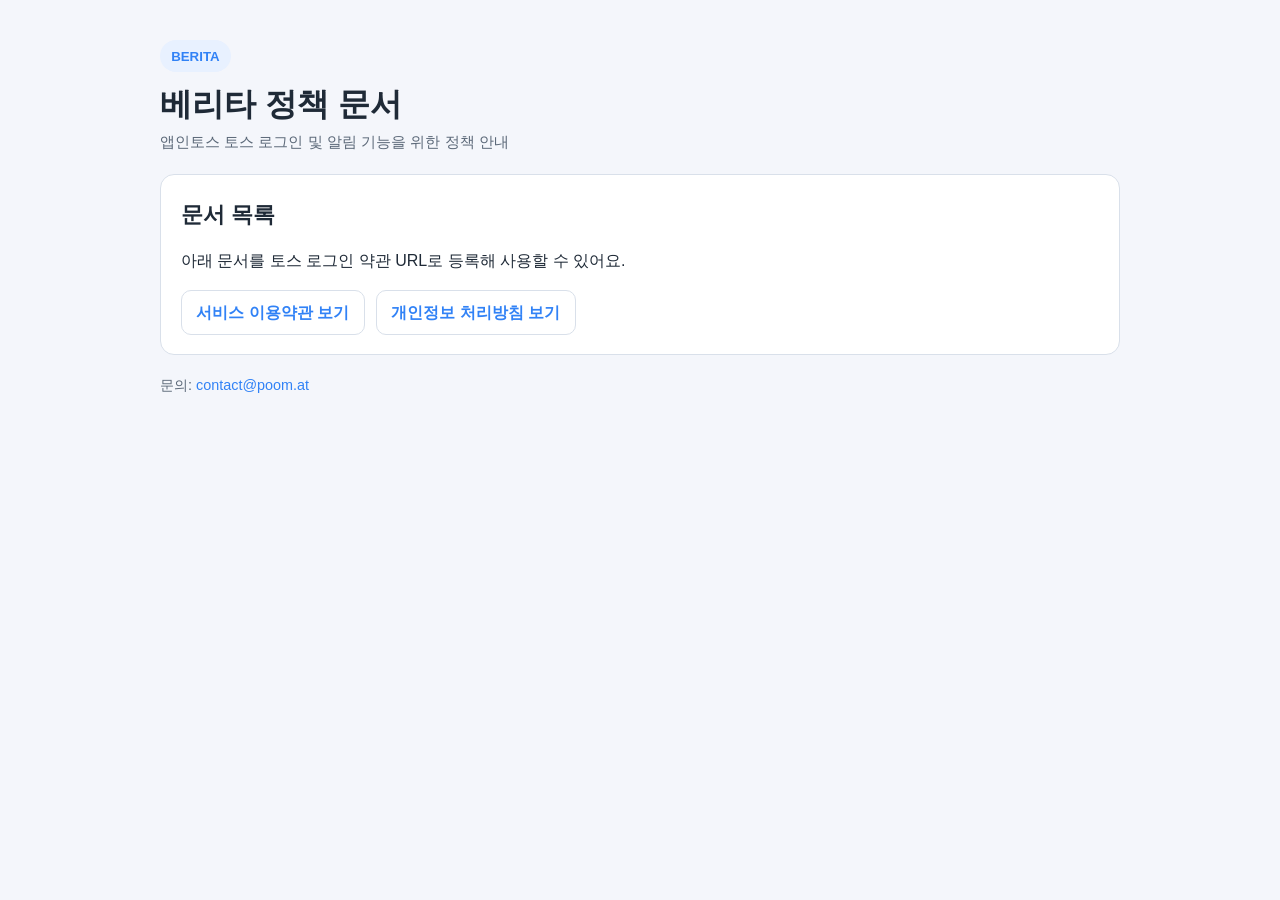
<file: index.html>
<!doctype html>
<html lang="ko">
  <head>
    <meta charset="UTF-8" />
    <meta name="viewport" content="width=device-width, initial-scale=1.0" />
    <title>베리타 약관 안내</title>
    <meta
      name="description"
      content="베리타 서비스 이용약관 및 개인정보 처리방침 안내 페이지"
    />
    <link rel="stylesheet" href="./styles.css" />
  </head>
  <body>
    <main class="wrap">
      <header class="top">
        <span class="chip">BERITA</span>
        <h1>베리타 정책 문서</h1>
        <p class="meta">앱인토스 토스 로그인 및 알림 기능을 위한 정책 안내</p>
      </header>

      <section class="grid">
        <article class="card">
          <h2>문서 목록</h2>
          <p>아래 문서를 토스 로그인 약관 URL로 등록해 사용할 수 있어요.</p>
          <div class="link-row">
            <a class="button-link" href="./terms.html">서비스 이용약관 보기</a>
            <a class="button-link" href="./privacy.html">개인정보 처리방침 보기</a>
          </div>
        </article>
      </section>

      <p class="footer">
        문의: <a href="mailto:contact@poom.at">contact@poom.at</a>
      </p>
    </main>
  </body>
</html>
</file>
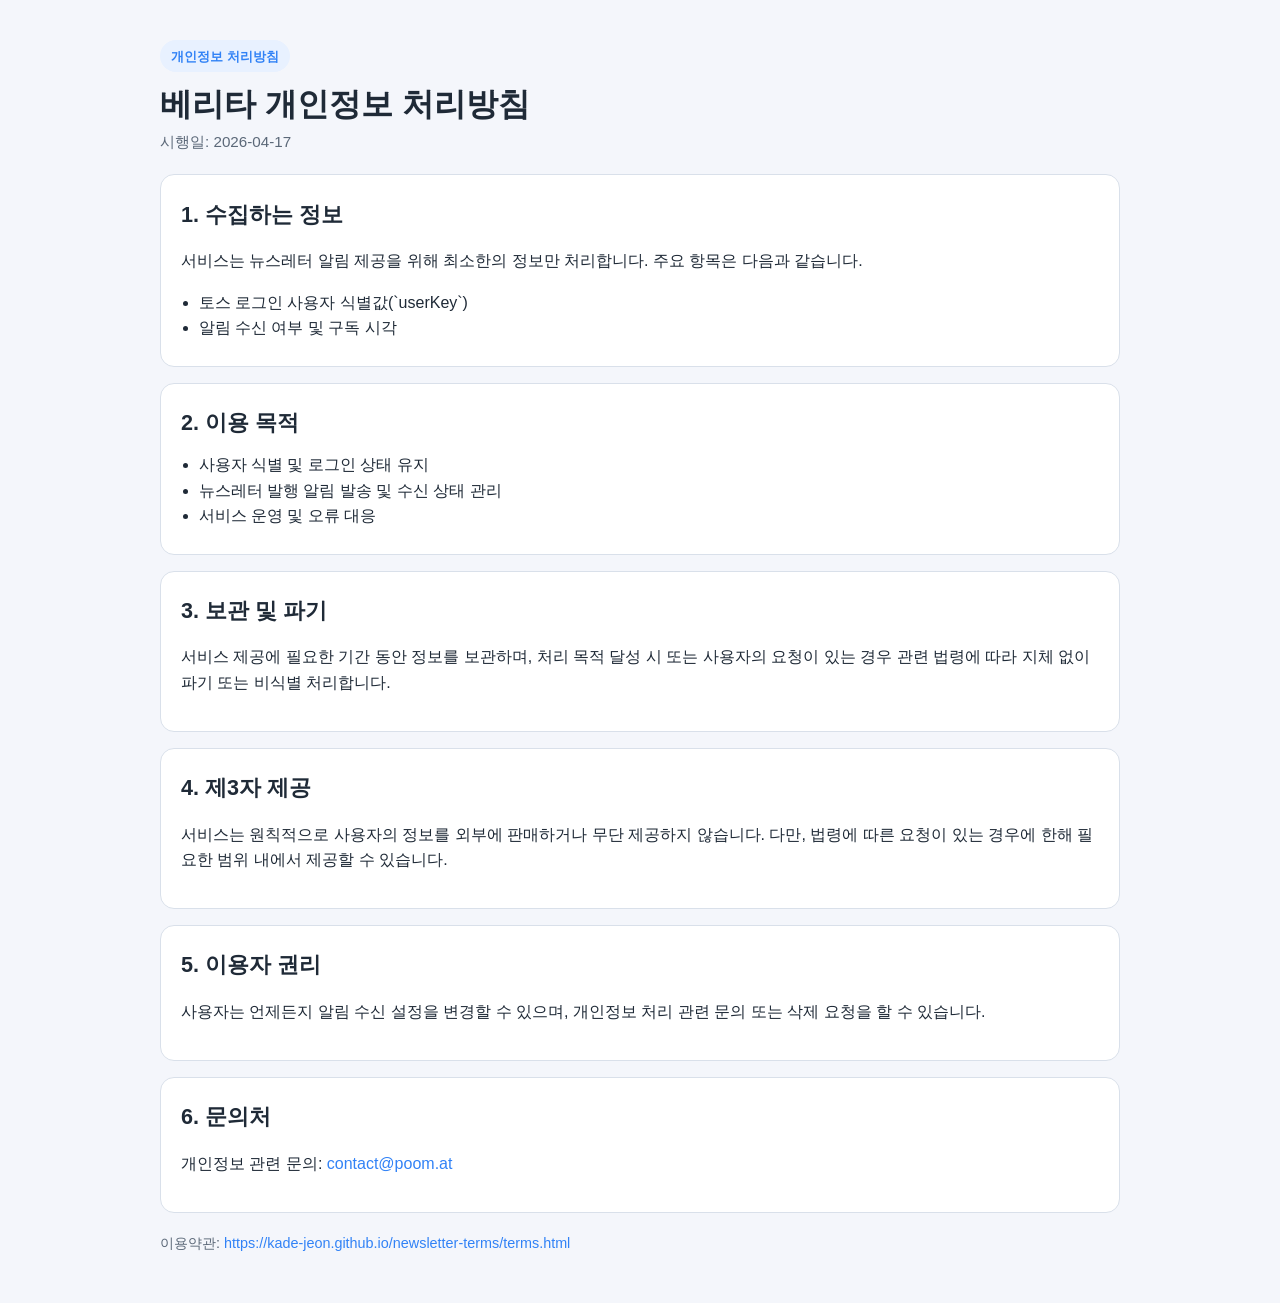
<file: privacy.html>
<!doctype html>
<html lang="ko">
  <head>
    <meta charset="UTF-8" />
    <meta name="viewport" content="width=device-width, initial-scale=1.0" />
    <title>베리타 개인정보 처리방침</title>
    <link rel="stylesheet" href="./styles.css" />
  </head>
  <body>
    <main class="wrap">
      <header class="top">
        <span class="chip">개인정보 처리방침</span>
        <h1>베리타 개인정보 처리방침</h1>
        <p class="meta">시행일: 2026-04-17</p>
      </header>

      <section class="grid">
        <article class="card">
          <h2>1. 수집하는 정보</h2>
          <p>서비스는 뉴스레터 알림 제공을 위해 최소한의 정보만 처리합니다. 주요 항목은 다음과 같습니다.</p>
          <ul>
            <li>토스 로그인 사용자 식별값(`userKey`)</li>
            <li>알림 수신 여부 및 구독 시각</li>
          </ul>
        </article>

        <article class="card">
          <h2>2. 이용 목적</h2>
          <ul>
            <li>사용자 식별 및 로그인 상태 유지</li>
            <li>뉴스레터 발행 알림 발송 및 수신 상태 관리</li>
            <li>서비스 운영 및 오류 대응</li>
          </ul>
        </article>

        <article class="card">
          <h2>3. 보관 및 파기</h2>
          <p>
            서비스 제공에 필요한 기간 동안 정보를 보관하며, 처리 목적 달성 시 또는 사용자의 요청이 있는 경우 관련
            법령에 따라 지체 없이 파기 또는 비식별 처리합니다.
          </p>
        </article>

        <article class="card">
          <h2>4. 제3자 제공</h2>
          <p>
            서비스는 원칙적으로 사용자의 정보를 외부에 판매하거나 무단 제공하지 않습니다. 다만, 법령에 따른 요청이 있는
            경우에 한해 필요한 범위 내에서 제공할 수 있습니다.
          </p>
        </article>

        <article class="card">
          <h2>5. 이용자 권리</h2>
          <p>
            사용자는 언제든지 알림 수신 설정을 변경할 수 있으며, 개인정보 처리 관련 문의 또는 삭제 요청을 할 수
            있습니다.
          </p>
        </article>

        <article class="card">
          <h2>6. 문의처</h2>
          <p>
            개인정보 관련 문의:
            <a href="mailto:contact@poom.at">contact@poom.at</a>
          </p>
        </article>
      </section>

      <p class="footer">
        이용약관:
        <a href="./terms.html">https://kade-jeon.github.io/newsletter-terms/terms.html</a>
      </p>
    </main>
  </body>
</html>
</file>
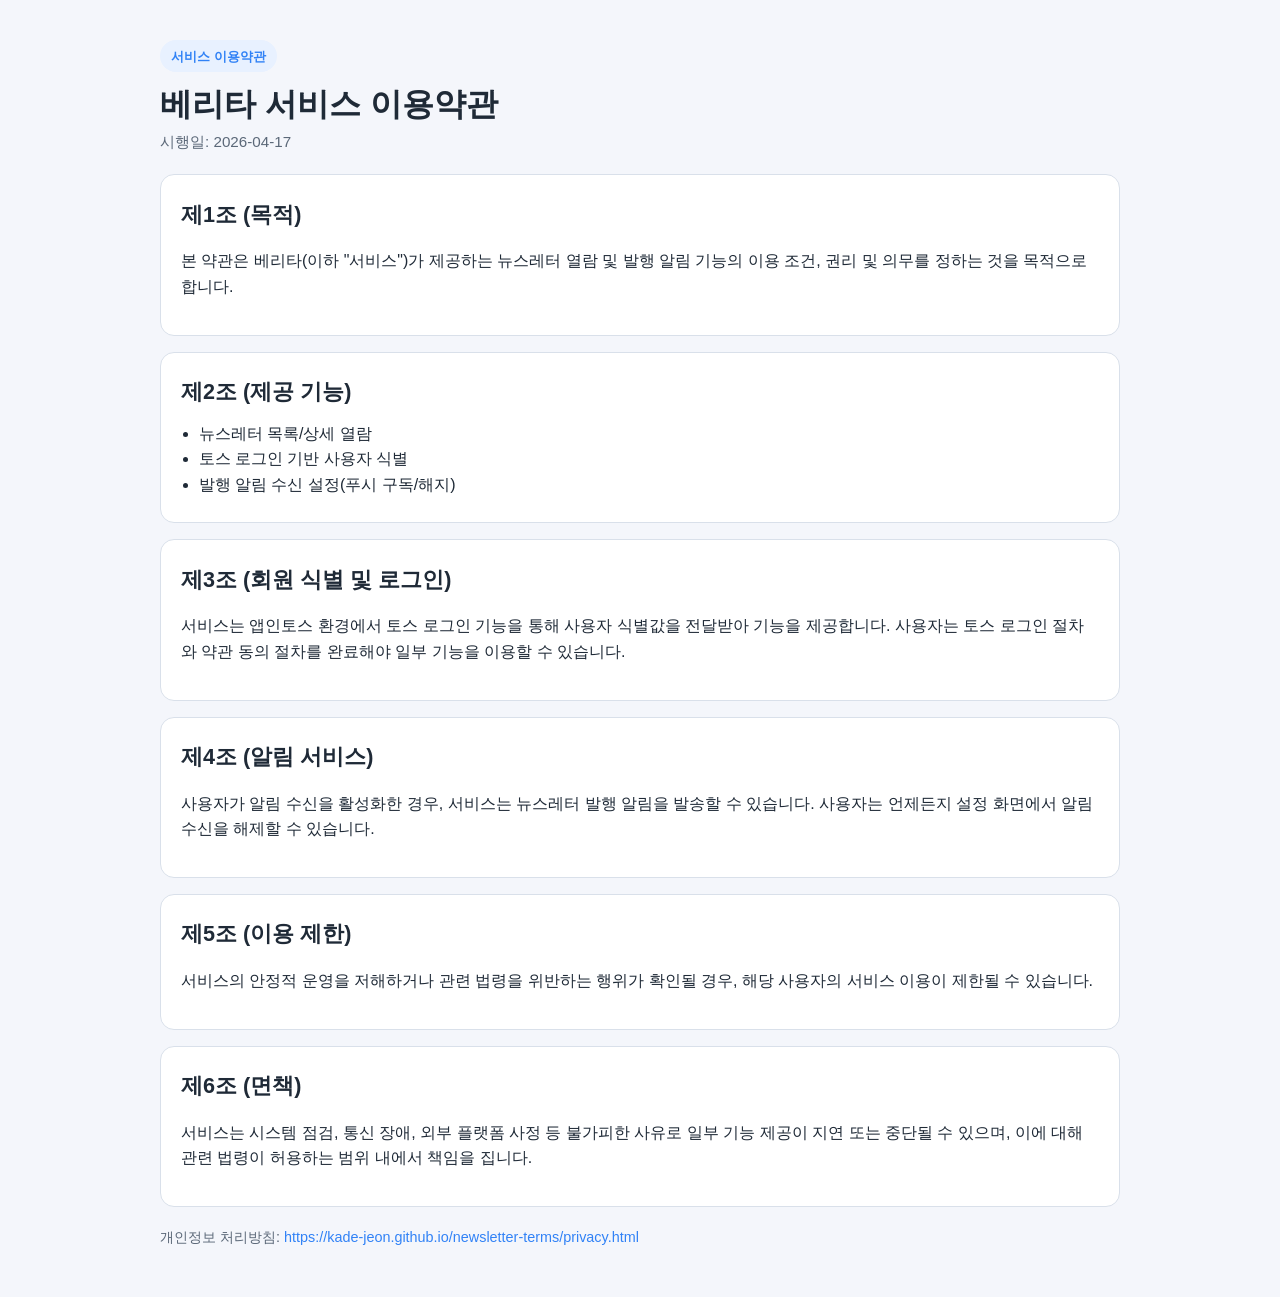
<file: terms.html>
<!doctype html>
<html lang="ko">
  <head>
    <meta charset="UTF-8" />
    <meta name="viewport" content="width=device-width, initial-scale=1.0" />
    <title>베리타 서비스 이용약관</title>
    <link rel="stylesheet" href="./styles.css" />
  </head>
  <body>
    <main class="wrap">
      <header class="top">
        <span class="chip">서비스 이용약관</span>
        <h1>베리타 서비스 이용약관</h1>
        <p class="meta">시행일: 2026-04-17</p>
      </header>

      <section class="grid">
        <article class="card">
          <h2>제1조 (목적)</h2>
          <p>
            본 약관은 베리타(이하 "서비스")가 제공하는 뉴스레터 열람 및 발행 알림 기능의 이용 조건, 권리 및 의무를
            정하는 것을 목적으로 합니다.
          </p>
        </article>

        <article class="card">
          <h2>제2조 (제공 기능)</h2>
          <ul>
            <li>뉴스레터 목록/상세 열람</li>
            <li>토스 로그인 기반 사용자 식별</li>
            <li>발행 알림 수신 설정(푸시 구독/해지)</li>
          </ul>
        </article>

        <article class="card">
          <h2>제3조 (회원 식별 및 로그인)</h2>
          <p>
            서비스는 앱인토스 환경에서 토스 로그인 기능을 통해 사용자 식별값을 전달받아 기능을 제공합니다. 사용자는
            토스 로그인 절차와 약관 동의 절차를 완료해야 일부 기능을 이용할 수 있습니다.
          </p>
        </article>

        <article class="card">
          <h2>제4조 (알림 서비스)</h2>
          <p>
            사용자가 알림 수신을 활성화한 경우, 서비스는 뉴스레터 발행 알림을 발송할 수 있습니다. 사용자는 언제든지
            설정 화면에서 알림 수신을 해제할 수 있습니다.
          </p>
        </article>

        <article class="card">
          <h2>제5조 (이용 제한)</h2>
          <p>
            서비스의 안정적 운영을 저해하거나 관련 법령을 위반하는 행위가 확인될 경우, 해당 사용자의 서비스 이용이
            제한될 수 있습니다.
          </p>
        </article>

        <article class="card">
          <h2>제6조 (면책)</h2>
          <p>
            서비스는 시스템 점검, 통신 장애, 외부 플랫폼 사정 등 불가피한 사유로 일부 기능 제공이 지연 또는 중단될 수
            있으며, 이에 대해 관련 법령이 허용하는 범위 내에서 책임을 집니다.
          </p>
        </article>
      </section>

      <p class="footer">
        개인정보 처리방침:
        <a href="./privacy.html">https://kade-jeon.github.io/newsletter-terms/privacy.html</a>
      </p>
    </main>
  </body>
</html>
</file>
<file: styles.css>
:root {
  color-scheme: light;
  --bg: #f4f6fb;
  --card: #ffffff;
  --text: #1f2a37;
  --muted: #5b6878;
  --line: #d9e0ea;
  --brand: #3182f6;
  --brand-weak: #e8f1ff;
  --max-width: 960px;
}

* {
  box-sizing: border-box;
}

html,
body {
  margin: 0;
  padding: 0;
  background: var(--bg);
  color: var(--text);
  font-family: -apple-system, BlinkMacSystemFont, "Segoe UI", Roboto, "Noto Sans KR",
    "Apple SD Gothic Neo", "Malgun Gothic", sans-serif;
  line-height: 1.6;
}

a {
  color: var(--brand);
  text-decoration: none;
}

a:hover {
  text-decoration: underline;
}

.wrap {
  width: min(var(--max-width), 100% - 2rem);
  margin: 2rem auto 3rem;
}

.top {
  margin-bottom: 1rem;
}

.chip {
  display: inline-block;
  padding: 0.35rem 0.7rem;
  border-radius: 999px;
  background: var(--brand-weak);
  color: var(--brand);
  font-size: 0.83rem;
  font-weight: 700;
}

h1 {
  margin: 0.75rem 0 0.25rem;
  font-size: clamp(1.4rem, 1.5vw + 1rem, 2rem);
  line-height: 1.3;
}

.meta {
  margin: 0;
  color: var(--muted);
  font-size: 0.95rem;
}

.grid {
  margin-top: 1.25rem;
  display: grid;
  grid-template-columns: 1fr;
  gap: 0.9rem;
}

.card {
  background: var(--card);
  border: 1px solid var(--line);
  border-radius: 14px;
  padding: 1rem;
}

h2 {
  margin: 0.2rem 0 0.7rem;
  font-size: clamp(1.1rem, 1vw + 0.8rem, 1.35rem);
}

p,
li {
  color: var(--text);
}

ul {
  margin: 0.35rem 0 0.35rem 1.1rem;
  padding: 0;
}

.footer {
  margin-top: 1.2rem;
  color: var(--muted);
  font-size: 0.9rem;
}

.link-row {
  margin-top: 1rem;
  display: flex;
  flex-wrap: wrap;
  gap: 0.7rem;
}

.button-link {
  display: inline-block;
  padding: 0.55rem 0.9rem;
  border: 1px solid var(--line);
  border-radius: 10px;
  background: #fff;
  font-weight: 600;
}

@media (min-width: 768px) {
  .wrap {
    width: min(var(--max-width), 100% - 3rem);
    margin-top: 2.5rem;
  }

  .grid {
    gap: 1rem;
  }

  .card {
    padding: 1.2rem 1.25rem;
  }
}
</file>
